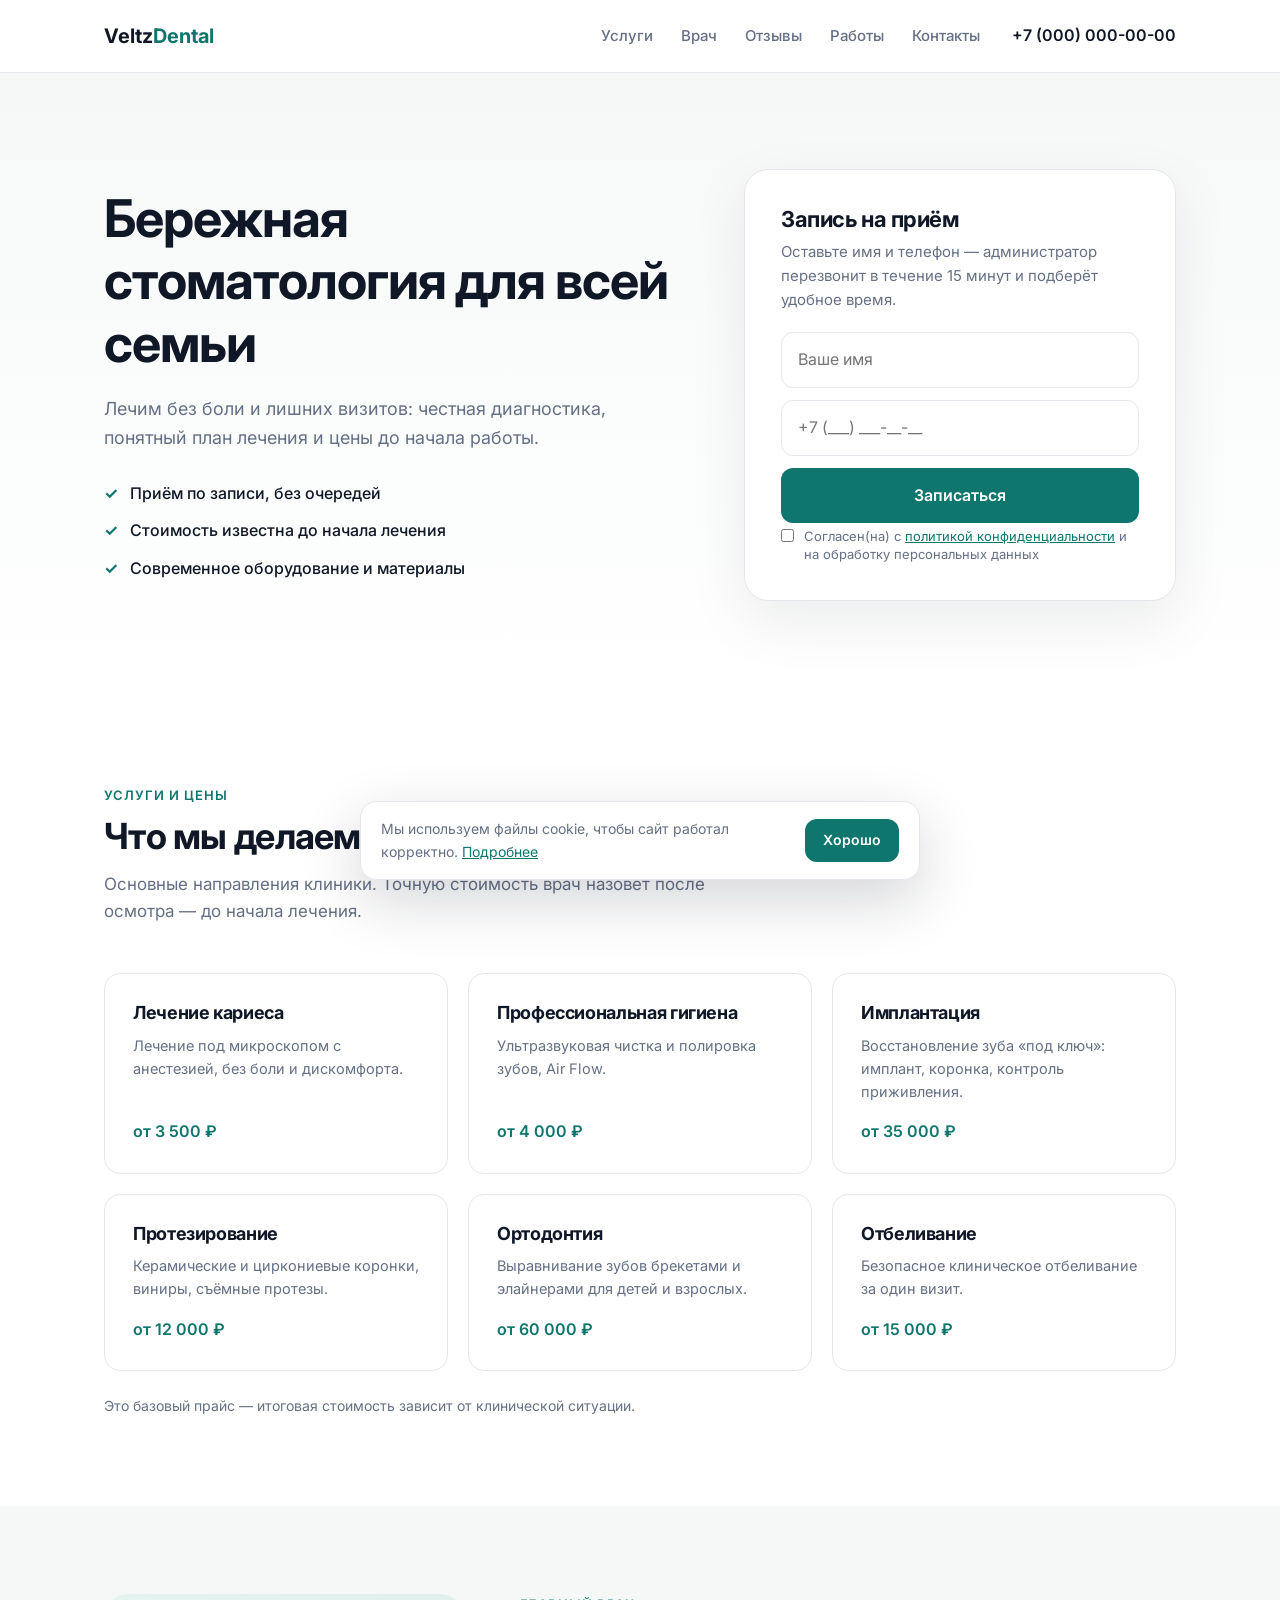
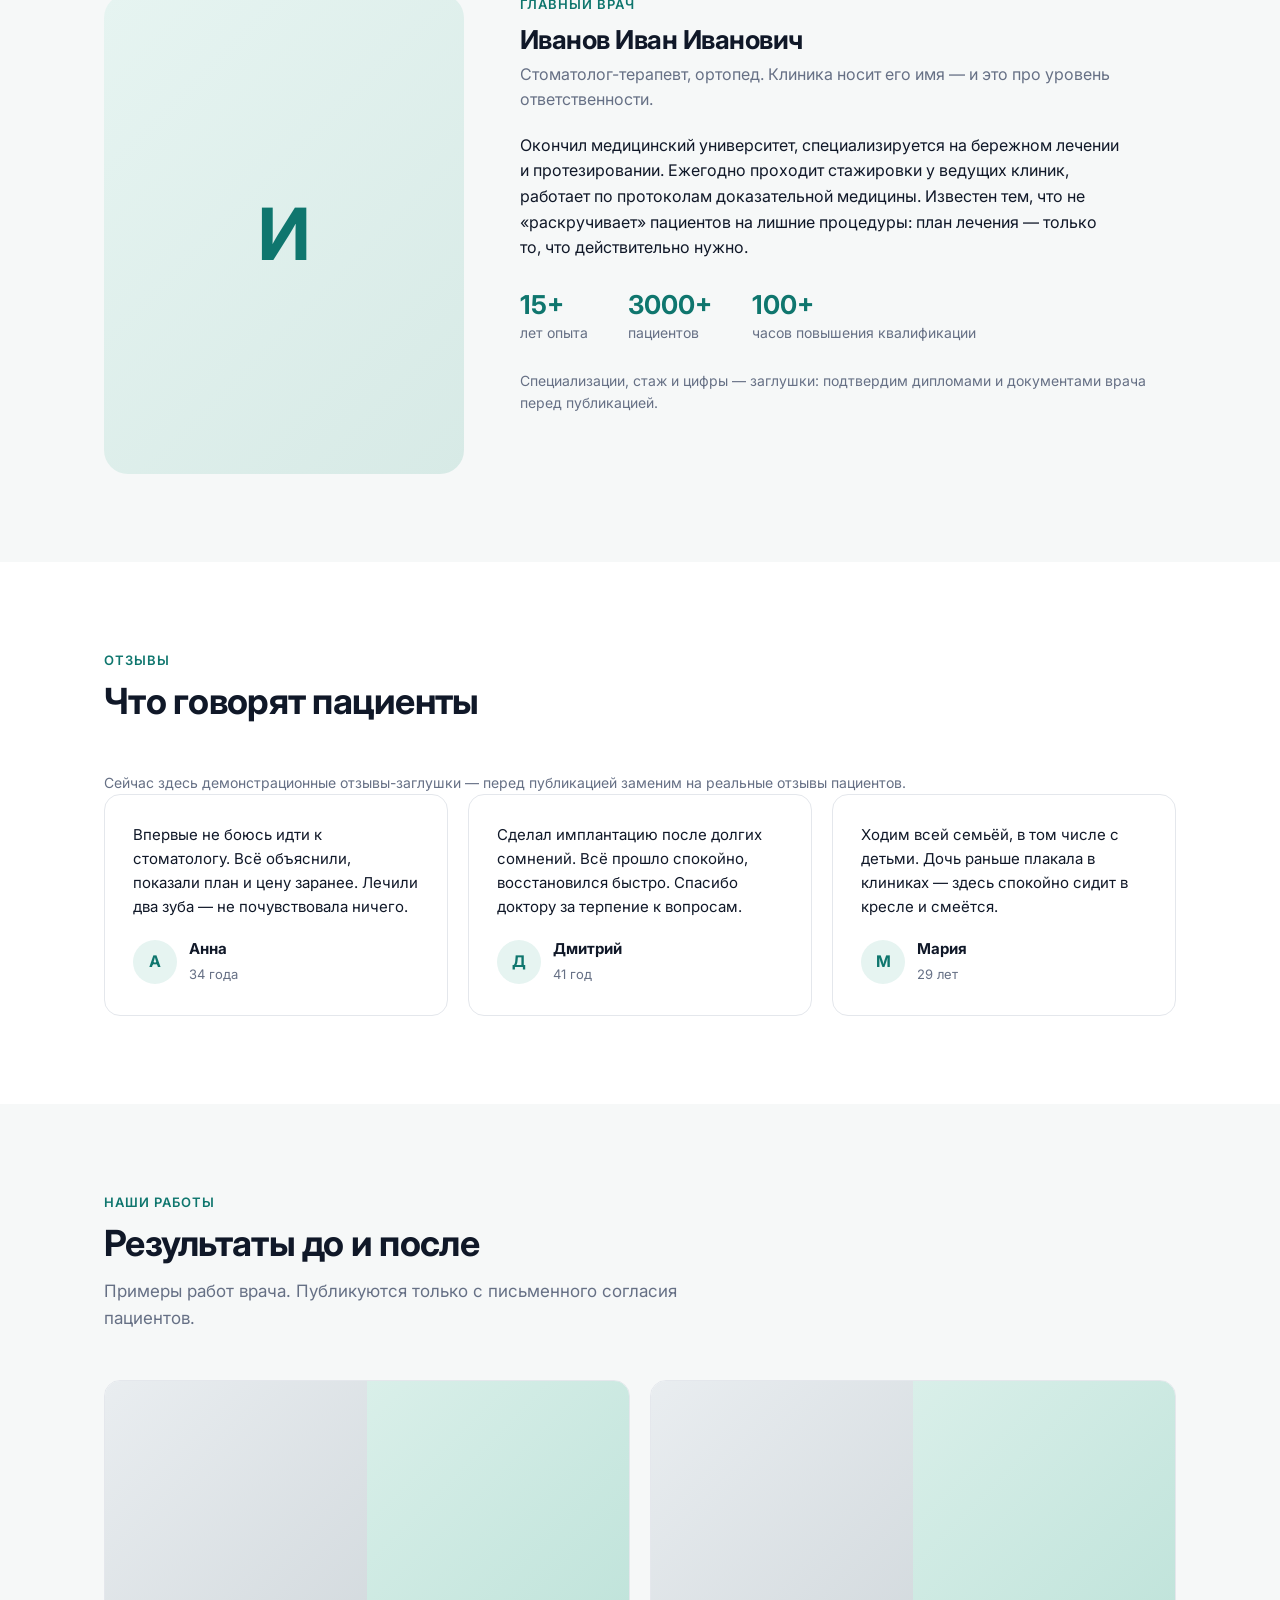
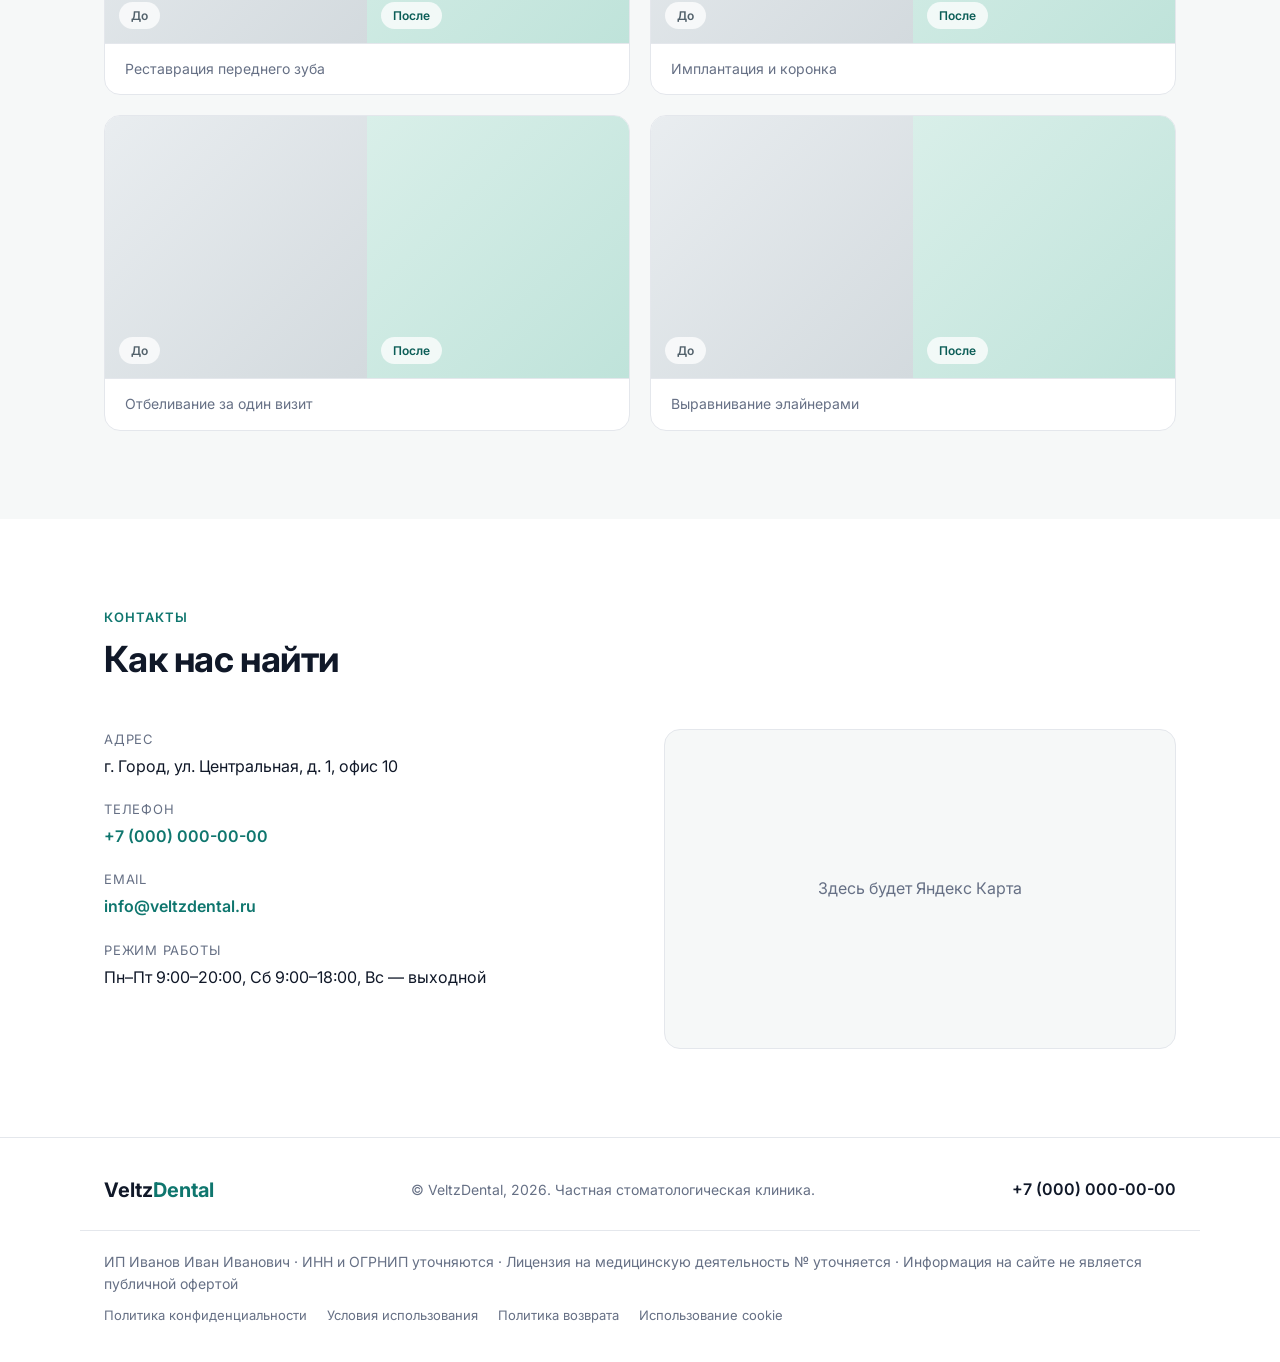
<file: index.html>
<!DOCTYPE html>
<html lang="ru">
<head>
  <meta charset="UTF-8">
  <meta name="viewport" content="width=device-width, initial-scale=1.0">
  <title>VeltzDental — бережная стоматология | Запись на приём</title>
  <meta name="description" content="Частная стоматология VeltzDental: лечение без боли, имплантация, гигиена, отбеливание. Оставьте заявку — администратор перезвонит в течение 15 минут.">
  <link rel="icon" href="data:image/svg+xml,<svg xmlns='http://www.w3.org/2000/svg' viewBox='0 0 64 64'><circle cx='32' cy='32' r='32' fill='%230f766e'/><text x='32' y='43' font-family='Arial' font-size='32' font-weight='bold' fill='white' text-anchor='middle'>V</text></svg>">
  <link rel="preconnect" href="https://fonts.googleapis.com">
  <link rel="preconnect" href="https://fonts.gstatic.com" crossorigin>
  <link href="https://fonts.googleapis.com/css2?family=Inter:wght@400;500;600;700&display=swap" rel="stylesheet">
  <link rel="stylesheet" href="styles.css">
</head>
<body>

  <header class="header">
    <div class="container header-inner">
      <a class="logo" href="#hero">Veltz<span>Dental</span></a>
      <nav class="nav" id="nav">
        <a href="#services">Услуги</a>
        <a href="#doctor">Врач</a>
        <a href="#reviews">Отзывы</a>
        <a href="#works">Работы</a>
        <a href="#contacts">Контакты</a>
      </nav>
      <a class="header-phone" href="tel:+70000000000">+7 (000) 000-00-00</a>
      <button class="burger" id="burger" type="button" aria-label="Открыть меню" aria-expanded="false">
        <span></span><span></span><span></span>
      </button>
    </div>
  </header>

  <main>

    <section class="hero" id="hero">
      <div class="container hero-inner">
        <div class="hero-text">
          <h1>Бережная стоматология для всей семьи</h1>
          <p class="hero-sub">Лечим без боли и лишних визитов: честная диагностика, понятный план лечения и цены до начала работы.</p>
          <ul class="hero-points">
            <li>Приём по записи, без очередей</li>
            <li>Стоимость известна до начала лечения</li>
            <li>Современное оборудование и материалы</li>
          </ul>
        </div>
        <div class="form-card">
          <h2>Запись на приём</h2>
          <p>Оставьте имя и телефон — администратор перезвонит в течение 15 минут и подберёт удобное время.</p>
          <form id="appointment-form" method="POST">
            <input type="hidden" name="_subject" value="Заявка с сайта VeltzDental">
            <input type="text" name="_gotcha" class="hidden-field" tabindex="-1" autocomplete="off">
            <input type="text" name="name" placeholder="Ваше имя" autocomplete="name" required>
            <input type="tel" name="phone" placeholder="+7 (___) ___-__-__" autocomplete="tel" required>
            <button class="btn" type="submit">Записаться</button>
            <label class="consent">
              <input type="checkbox" name="consent" required>
              <span>Согласен(на) с <a href="privacy.html" target="_blank" rel="noopener">политикой конфиденциальности</a> и на обработку персональных данных</span>
            </label>
          </form>
          <div class="form-status" id="form-status" role="status"></div>
        </div>
      </div>
    </section>

    <section class="section" id="services">
      <div class="container">
        <div class="section-head">
          <span class="eyebrow">Услуги и цены</span>
          <h2>Что мы делаем</h2>
          <p>Основные направления клиники. Точную стоимость врач назовёт после осмотра — до начала лечения.</p>
        </div>
        <div class="services-grid">
          <article class="service-card">
            <h3>Лечение кариеса</h3>
            <p>Лечение под микроскопом с анестезией, без боли и дискомфорта.</p>
            <div class="service-price">от 3 500 ₽</div>
          </article>
          <article class="service-card">
            <h3>Профессиональная гигиена</h3>
            <p>Ультразвуковая чистка и полировка зубов, Air Flow.</p>
            <div class="service-price">от 4 000 ₽</div>
          </article>
          <article class="service-card">
            <h3>Имплантация</h3>
            <p>Восстановление зуба «под ключ»: имплант, коронка, контроль приживления.</p>
            <div class="service-price">от 35 000 ₽</div>
          </article>
          <article class="service-card">
            <h3>Протезирование</h3>
            <p>Керамические и циркониевые коронки, виниры, съёмные протезы.</p>
            <div class="service-price">от 12 000 ₽</div>
          </article>
          <article class="service-card">
            <h3>Ортодонтия</h3>
            <p>Выравнивание зубов брекетами и элайнерами для детей и взрослых.</p>
            <div class="service-price">от 60 000 ₽</div>
          </article>
          <article class="service-card">
            <h3>Отбеливание</h3>
            <p>Безопасное клиническое отбеливание за один визит.</p>
            <div class="service-price">от 15 000 ₽</div>
          </article>
        </div>
        <p class="services-note">Это базовый прайс — итоговая стоимость зависит от клинической ситуации.</p>
      </div>
    </section>

    <section class="section section-alt" id="doctor">
      <div class="container doctor-grid">
        <div class="doctor-photo" aria-hidden="true">И</div>
        <div>
          <span class="eyebrow">Главный врач</span>
          <h2 class="doctor-name">Иванов Иван Иванович</h2>
          <p class="doctor-role">Стоматолог-терапевт, ортопед. Клиника носит его имя — и это про уровень ответственности.</p>
          <p class="doctor-bio">Окончил медицинский университет, специализируется на бережном лечении и протезировании. Ежегодно проходит стажировки у ведущих клиник, работает по протоколам доказательной медицины. Известен тем, что не «раскручивает» пациентов на лишние процедуры: план лечения — только то, что действительно нужно.</p>
          <div class="doctor-stats">
            <div class="stat"><b>15+</b><span>лет опыта</span></div>
            <div class="stat"><b>3000+</b><span>пациентов</span></div>
            <div class="stat"><b>100+</b><span>часов повышения квалификации</span></div>
          </div>
          <p class="section-note">Специализации, стаж и цифры — заглушки: подтвердим дипломами и документами врача перед публикацией.</p>
        </div>
      </div>
    </section>

    <section class="section" id="reviews">
      <div class="container">
        <div class="section-head">
          <span class="eyebrow">Отзывы</span>
          <h2>Что говорят пациенты</h2>
        </div>
        <p class="section-note">Сейчас здесь демонстрационные отзывы-заглушки — перед публикацией заменим на реальные отзывы пациентов.</p>
        <div class="reviews-grid">
          <article class="review-card">
            <p class="review-text">Впервые не боюсь идти к стоматологу. Всё объяснили, показали план и цену заранее. Лечили два зуба — не почувствовала ничего.</p>
            <div class="review-author">
              <div class="avatar">А</div>
              <div><b>Анна</b><span>34 года</span></div>
            </div>
          </article>
          <article class="review-card">
            <p class="review-text">Сделал имплантацию после долгих сомнений. Всё прошло спокойно, восстановился быстро. Спасибо доктору за терпение к вопросам.</p>
            <div class="review-author">
              <div class="avatar">Д</div>
              <div><b>Дмитрий</b><span>41 год</span></div>
            </div>
          </article>
          <article class="review-card">
            <p class="review-text">Ходим всей семьёй, в том числе с детьми. Дочь раньше плакала в клиниках — здесь спокойно сидит в кресле и смеётся.</p>
            <div class="review-author">
              <div class="avatar">М</div>
              <div><b>Мария</b><span>29 лет</span></div>
            </div>
          </article>
        </div>
      </div>
    </section>

    <section class="section section-alt" id="works">
      <div class="container">
        <div class="section-head">
          <span class="eyebrow">Наши работы</span>
          <h2>Результаты до и после</h2>
          <p>Примеры работ врача. Публикуются только с письменного согласия пациентов.</p>
        </div>
        <div class="works-grid">
          <figure class="work-card">
            <div class="work-photos">
              <div class="work-photo before"><span>До</span></div>
              <div class="work-photo after"><span>После</span></div>
            </div>
            <figcaption>Реставрация переднего зуба</figcaption>
          </figure>
          <figure class="work-card">
            <div class="work-photos">
              <div class="work-photo before"><span>До</span></div>
              <div class="work-photo after"><span>После</span></div>
            </div>
            <figcaption>Имплантация и коронка</figcaption>
          </figure>
          <figure class="work-card">
            <div class="work-photos">
              <div class="work-photo before"><span>До</span></div>
              <div class="work-photo after"><span>После</span></div>
            </div>
            <figcaption>Отбеливание за один визит</figcaption>
          </figure>
          <figure class="work-card">
            <div class="work-photos">
              <div class="work-photo before"><span>До</span></div>
              <div class="work-photo after"><span>После</span></div>
            </div>
            <figcaption>Выравнивание элайнерами</figcaption>
          </figure>
        </div>
      </div>
    </section>

    <section class="section" id="contacts">
      <div class="container">
        <div class="section-head">
          <span class="eyebrow">Контакты</span>
          <h2>Как нас найти</h2>
        </div>
        <div class="contacts-grid">
          <ul class="contact-list">
            <li class="contact-item">
              <span class="contact-label">Адрес</span>
              <span>г. Город, ул. Центральная, д. 1, офис 10</span>
            </li>
            <li class="contact-item">
              <span class="contact-label">Телефон</span>
              <a href="tel:+70000000000">+7 (000) 000-00-00</a>
            </li>
            <li class="contact-item">
              <span class="contact-label">Email</span>
              <a href="mailto:info@veltzdental.ru">info@veltzdental.ru</a>
            </li>
            <li class="contact-item">
              <span class="contact-label">Режим работы</span>
              <span>Пн–Пт 9:00–20:00, Сб 9:00–18:00, Вс — выходной</span>
            </li>
          </ul>
          <div class="map-placeholder">Здесь будет Яндекс Карта</div>
        </div>
      </div>
    </section>

  </main>

  <footer class="footer">
    <div class="container footer-inner">
      <a class="logo" href="#hero">Veltz<span>Dental</span></a>
      <p>© VeltzDental, <span id="year">2026</span>. Частная стоматологическая клиника.</p>
      <a class="header-phone" href="tel:+70000000000">+7 (000) 000-00-00</a>
    </div>
    <div class="container footer-legal">
      <p class="legal-line">ИП Иванов Иван Иванович · ИНН и ОГРНИП уточняются · Лицензия на медицинскую деятельность № уточняется · Информация на сайте не является публичной офертой</p>
      <nav class="legal-links">
        <a href="privacy.html">Политика конфиденциальности</a>
        <a href="terms.html">Условия использования</a>
        <a href="refund.html">Политика возврата</a>
        <a href="cookie-policy.html">Использование cookie</a>
      </nav>
    </div>
  </footer>

  <div class="cookie-banner" id="cookie-banner" hidden>
    <p>Мы используем файлы cookie, чтобы сайт работал корректно. <a href="cookie-policy.html">Подробнее</a></p>
    <button class="btn" id="cookie-accept" type="button">Хорошо</button>
  </div>

  <script src="main.js"></script>
</body>
</html>
</file>
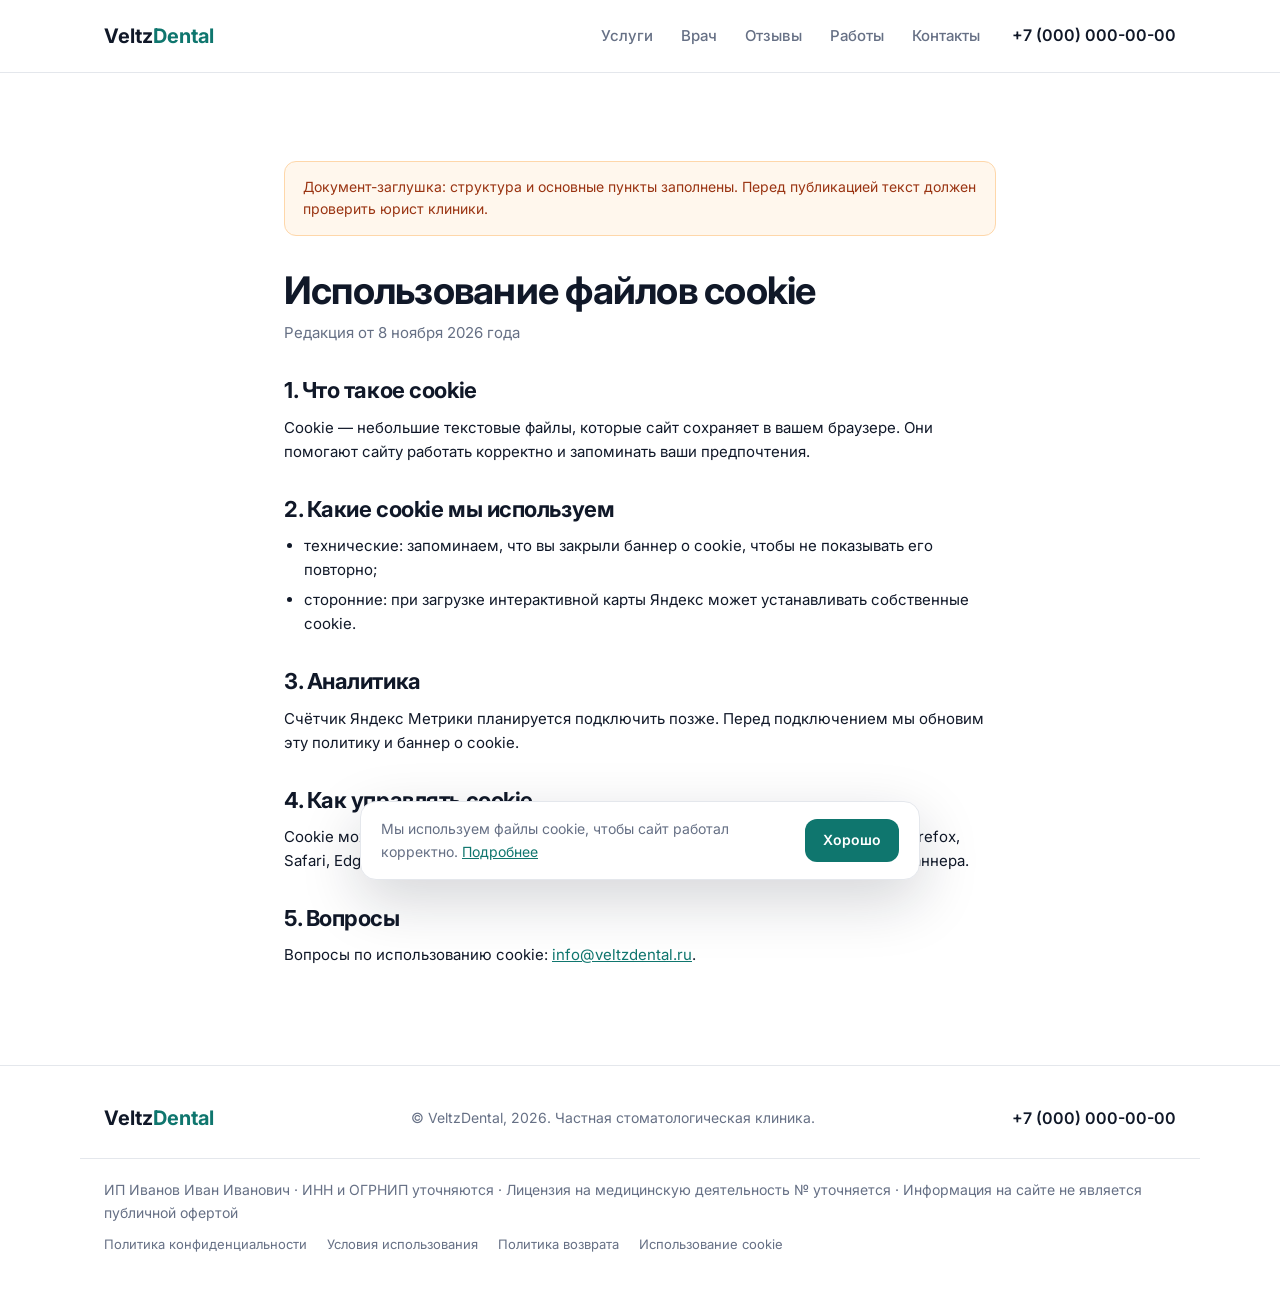
<file: cookie-policy.html>
<!DOCTYPE html>
<html lang="ru">
<head>
  <meta charset="UTF-8">
  <meta name="viewport" content="width=device-width, initial-scale=1.0">
  <title>Использование файлов cookie — VeltzDental</title>
  <meta name="description" content="Как сайт VeltzDental использует файлы cookie и как ими управлять в браузере.">
  <link rel="icon" href="data:image/svg+xml,<svg xmlns='http://www.w3.org/2000/svg' viewBox='0 0 64 64'><circle cx='32' cy='32' r='32' fill='%230f766e'/><text x='32' y='43' font-family='Arial' font-size='32' font-weight='bold' fill='white' text-anchor='middle'>V</text></svg>">
  <link rel="preconnect" href="https://fonts.googleapis.com">
  <link rel="preconnect" href="https://fonts.gstatic.com" crossorigin>
  <link href="https://fonts.googleapis.com/css2?family=Inter:wght@400;500;600;700&display=swap" rel="stylesheet">
  <link rel="stylesheet" href="styles.css">
</head>
<body>

  <header class="header">
    <div class="container header-inner">
      <a class="logo" href="index.html">Veltz<span>Dental</span></a>
      <nav class="nav" id="nav">
        <a href="index.html#services">Услуги</a>
        <a href="index.html#doctor">Врач</a>
        <a href="index.html#reviews">Отзывы</a>
        <a href="index.html#works">Работы</a>
        <a href="index.html#contacts">Контакты</a>
      </nav>
      <a class="header-phone" href="tel:+70000000000">+7 (000) 000-00-00</a>
      <button class="burger" id="burger" type="button" aria-label="Открыть меню" aria-expanded="false">
        <span></span><span></span><span></span>
      </button>
    </div>
  </header>

  <main class="section">
    <div class="container legal-body">
      <div class="legal-banner">Документ-заглушка: структура и основные пункты заполнены. Перед публикацией текст должен проверить юрист клиники.</div>
      <h1>Использование файлов cookie</h1>
      <p class="legal-meta">Редакция от 8 ноября 2026 года</p>

      <h2>1. Что такое cookie</h2>
      <p>Cookie — небольшие текстовые файлы, которые сайт сохраняет в вашем браузере. Они помогают сайту работать корректно и запоминать ваши предпочтения.</p>

      <h2>2. Какие cookie мы используем</h2>
      <ul>
        <li>технические: запоминаем, что вы закрыли баннер о cookie, чтобы не показывать его повторно;</li>
        <li>сторонние: при загрузке интерактивной карты Яндекс может устанавливать собственные cookie.</li>
      </ul>

      <h2>3. Аналитика</h2>
      <p>Счётчик Яндекс Метрики планируется подключить позже. Перед подключением мы обновим эту политику и баннер о cookie.</p>

      <h2>4. Как управлять cookie</h2>
      <p>Cookie можно очистить или заблокировать в настройках вашего браузера (Chrome, Firefox, Safari, Edge). Сайт останется рабочим и без cookie — изменится только поведение баннера.</p>

      <h2>5. Вопросы</h2>
      <p>Вопросы по использованию cookie: <a href="mailto:info@veltzdental.ru">info@veltzdental.ru</a>.</p>
    </div>
  </main>

  <footer class="footer">
    <div class="container footer-inner">
      <a class="logo" href="index.html">Veltz<span>Dental</span></a>
      <p>© VeltzDental, <span id="year">2026</span>. Частная стоматологическая клиника.</p>
      <a class="header-phone" href="tel:+70000000000">+7 (000) 000-00-00</a>
    </div>
    <div class="container footer-legal">
      <p class="legal-line">ИП Иванов Иван Иванович · ИНН и ОГРНИП уточняются · Лицензия на медицинскую деятельность № уточняется · Информация на сайте не является публичной офертой</p>
      <nav class="legal-links">
        <a href="privacy.html">Политика конфиденциальности</a>
        <a href="terms.html">Условия использования</a>
        <a href="refund.html">Политика возврата</a>
        <a href="cookie-policy.html">Использование cookie</a>
      </nav>
    </div>
  </footer>

  <div class="cookie-banner" id="cookie-banner" hidden>
    <p>Мы используем файлы cookie, чтобы сайт работал корректно. <a href="cookie-policy.html">Подробнее</a></p>
    <button class="btn" id="cookie-accept" type="button">Хорошо</button>
  </div>

  <script src="main.js"></script>
</body>
</html>
</file>
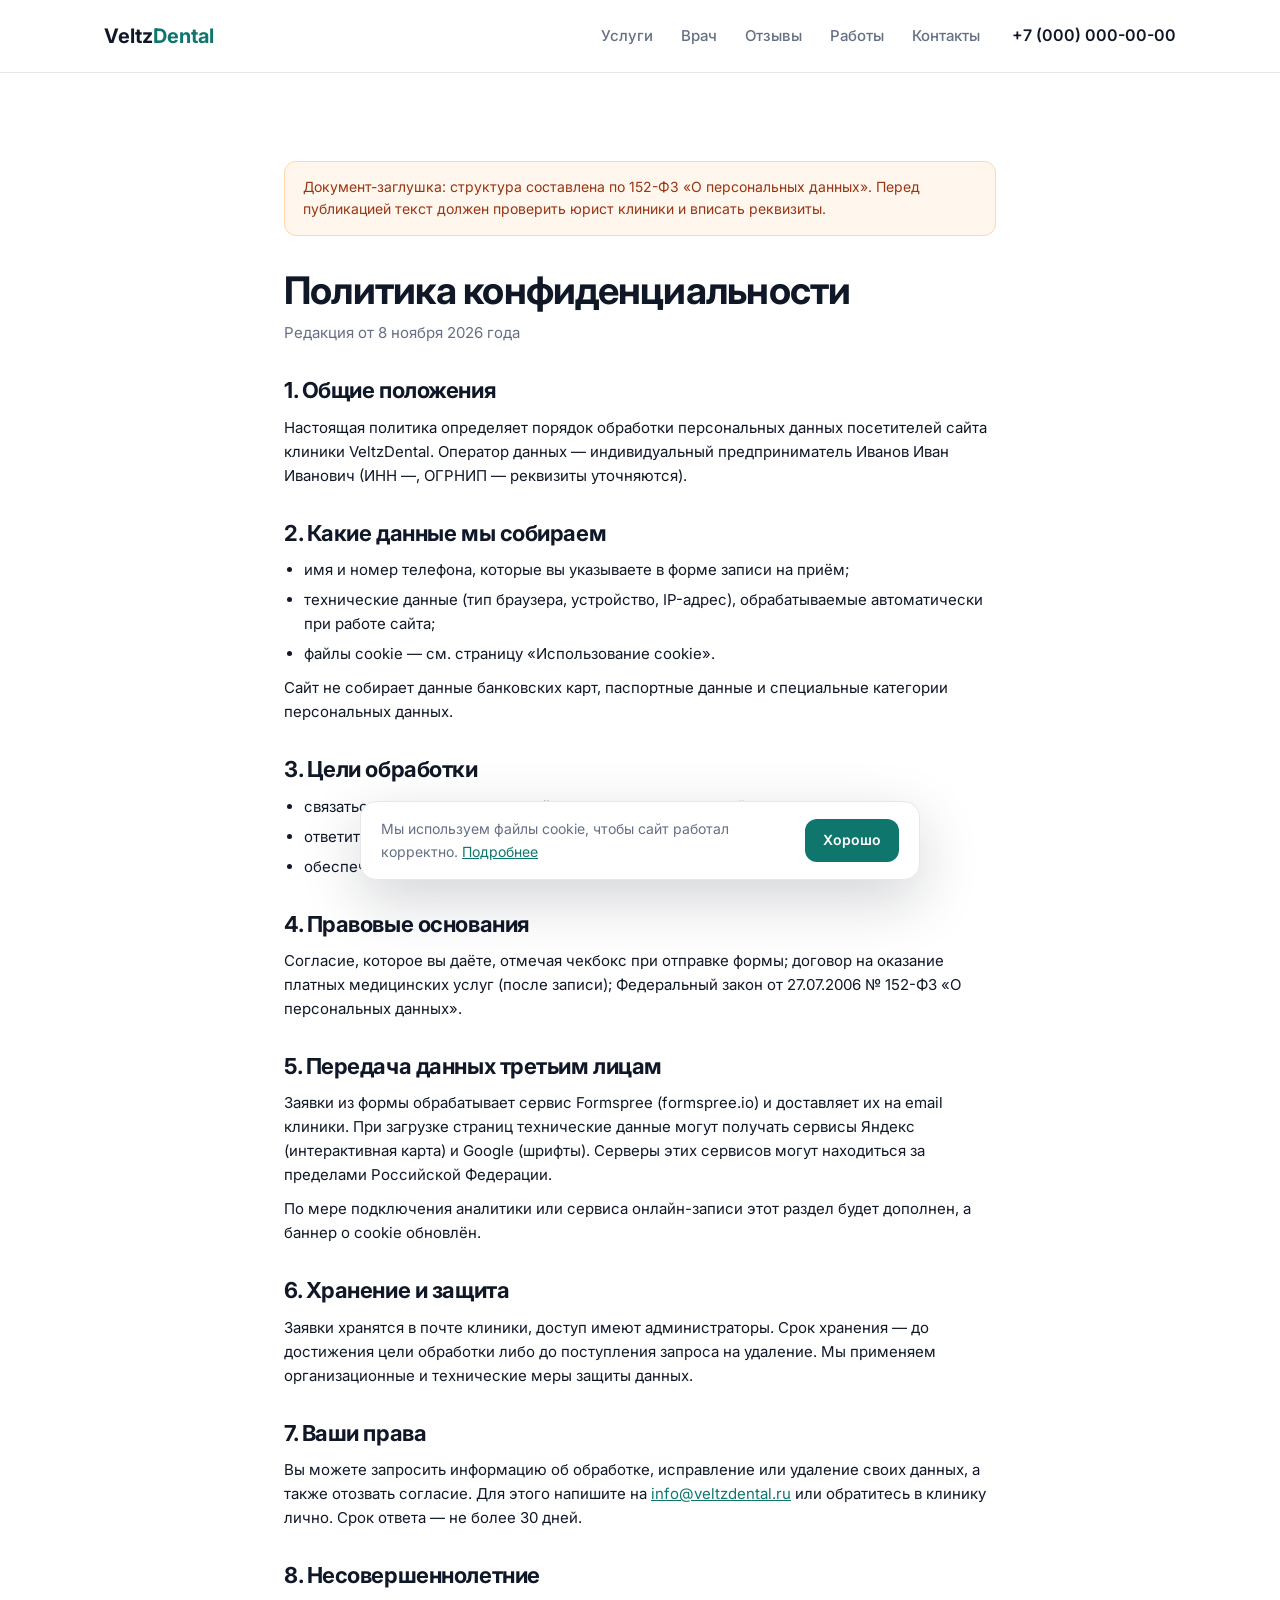
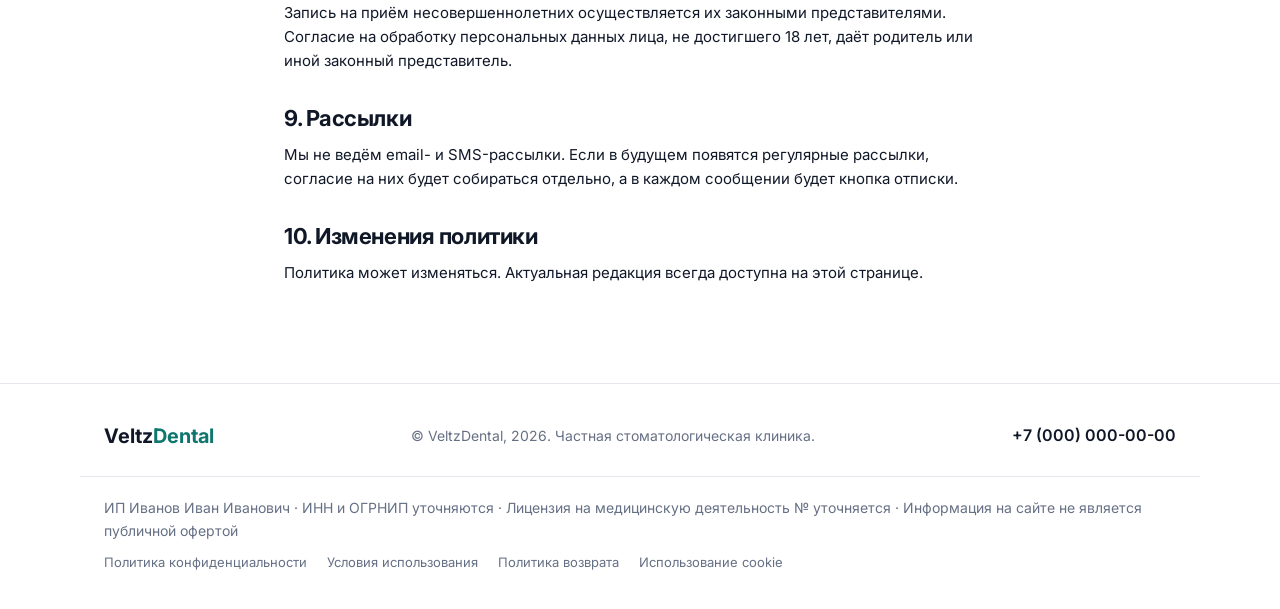
<file: privacy.html>
<!DOCTYPE html>
<html lang="ru">
<head>
  <meta charset="UTF-8">
  <meta name="viewport" content="width=device-width, initial-scale=1.0">
  <title>Политика конфиденциальности — VeltzDental</title>
  <meta name="description" content="Политика конфиденциальности стоматологии VeltzDental: какие данные мы собираем, зачем, как их защищаем и как запросить удаление.">
  <link rel="icon" href="data:image/svg+xml,<svg xmlns='http://www.w3.org/2000/svg' viewBox='0 0 64 64'><circle cx='32' cy='32' r='32' fill='%230f766e'/><text x='32' y='43' font-family='Arial' font-size='32' font-weight='bold' fill='white' text-anchor='middle'>V</text></svg>">
  <link rel="preconnect" href="https://fonts.googleapis.com">
  <link rel="preconnect" href="https://fonts.gstatic.com" crossorigin>
  <link href="https://fonts.googleapis.com/css2?family=Inter:wght@400;500;600;700&display=swap" rel="stylesheet">
  <link rel="stylesheet" href="styles.css">
</head>
<body>

  <header class="header">
    <div class="container header-inner">
      <a class="logo" href="index.html">Veltz<span>Dental</span></a>
      <nav class="nav" id="nav">
        <a href="index.html#services">Услуги</a>
        <a href="index.html#doctor">Врач</a>
        <a href="index.html#reviews">Отзывы</a>
        <a href="index.html#works">Работы</a>
        <a href="index.html#contacts">Контакты</a>
      </nav>
      <a class="header-phone" href="tel:+70000000000">+7 (000) 000-00-00</a>
      <button class="burger" id="burger" type="button" aria-label="Открыть меню" aria-expanded="false">
        <span></span><span></span><span></span>
      </button>
    </div>
  </header>

  <main class="section">
    <div class="container legal-body">
      <div class="legal-banner">Документ-заглушка: структура составлена по 152-ФЗ «О персональных данных». Перед публикацией текст должен проверить юрист клиники и вписать реквизиты.</div>
      <h1>Политика конфиденциальности</h1>
      <p class="legal-meta">Редакция от 8 ноября 2026 года</p>

      <h2>1. Общие положения</h2>
      <p>Настоящая политика определяет порядок обработки персональных данных посетителей сайта клиники VeltzDental. Оператор данных — индивидуальный предприниматель Иванов Иван Иванович (ИНН —, ОГРНИП — реквизиты уточняются).</p>

      <h2>2. Какие данные мы собираем</h2>
      <ul>
        <li>имя и номер телефона, которые вы указываете в форме записи на приём;</li>
        <li>технические данные (тип браузера, устройство, IP-адрес), обрабатываемые автоматически при работе сайта;</li>
        <li>файлы cookie — см. страницу «Использование cookie».</li>
      </ul>
      <p>Сайт не собирает данные банковских карт, паспортные данные и специальные категории персональных данных.</p>

      <h2>3. Цели обработки</h2>
      <ul>
        <li>связаться с вами по оставленной заявке и записать на приём;</li>
        <li>ответить на обращения по email;</li>
        <li>обеспечение корректной работы и безопасности сайта.</li>
      </ul>

      <h2>4. Правовые основания</h2>
      <p>Согласие, которое вы даёте, отмечая чекбокс при отправке формы; договор на оказание платных медицинских услуг (после записи); Федеральный закон от 27.07.2006 № 152-ФЗ «О персональных данных».</p>

      <h2>5. Передача данных третьим лицам</h2>
      <p>Заявки из формы обрабатывает сервис Formspree (formspree.io) и доставляет их на email клиники. При загрузке страниц технические данные могут получать сервисы Яндекс (интерактивная карта) и Google (шрифты). Серверы этих сервисов могут находиться за пределами Российской Федерации.</p>
      <p>По мере подключения аналитики или сервиса онлайн-записи этот раздел будет дополнен, а баннер о cookie обновлён.</p>

      <h2>6. Хранение и защита</h2>
      <p>Заявки хранятся в почте клиники, доступ имеют администраторы. Срок хранения — до достижения цели обработки либо до поступления запроса на удаление. Мы применяем организационные и технические меры защиты данных.</p>

      <h2>7. Ваши права</h2>
      <p>Вы можете запросить информацию об обработке, исправление или удаление своих данных, а также отозвать согласие. Для этого напишите на <a href="mailto:info@veltzdental.ru">info@veltzdental.ru</a> или обратитесь в клинику лично. Срок ответа — не более 30 дней.</p>

      <h2>8. Несовершеннолетние</h2>
      <p>Запись на приём несовершеннолетних осуществляется их законными представителями. Согласие на обработку персональных данных лица, не достигшего 18 лет, даёт родитель или иной законный представитель.</p>

      <h2>9. Рассылки</h2>
      <p>Мы не ведём email- и SMS-рассылки. Если в будущем появятся регулярные рассылки, согласие на них будет собираться отдельно, а в каждом сообщении будет кнопка отписки.</p>

      <h2>10. Изменения политики</h2>
      <p>Политика может изменяться. Актуальная редакция всегда доступна на этой странице.</p>
    </div>
  </main>

  <footer class="footer">
    <div class="container footer-inner">
      <a class="logo" href="index.html">Veltz<span>Dental</span></a>
      <p>© VeltzDental, <span id="year">2026</span>. Частная стоматологическая клиника.</p>
      <a class="header-phone" href="tel:+70000000000">+7 (000) 000-00-00</a>
    </div>
    <div class="container footer-legal">
      <p class="legal-line">ИП Иванов Иван Иванович · ИНН и ОГРНИП уточняются · Лицензия на медицинскую деятельность № уточняется · Информация на сайте не является публичной офертой</p>
      <nav class="legal-links">
        <a href="privacy.html">Политика конфиденциальности</a>
        <a href="terms.html">Условия использования</a>
        <a href="refund.html">Политика возврата</a>
        <a href="cookie-policy.html">Использование cookie</a>
      </nav>
    </div>
  </footer>

  <div class="cookie-banner" id="cookie-banner" hidden>
    <p>Мы используем файлы cookie, чтобы сайт работал корректно. <a href="cookie-policy.html">Подробнее</a></p>
    <button class="btn" id="cookie-accept" type="button">Хорошо</button>
  </div>

  <script src="main.js"></script>
</body>
</html>
</file>
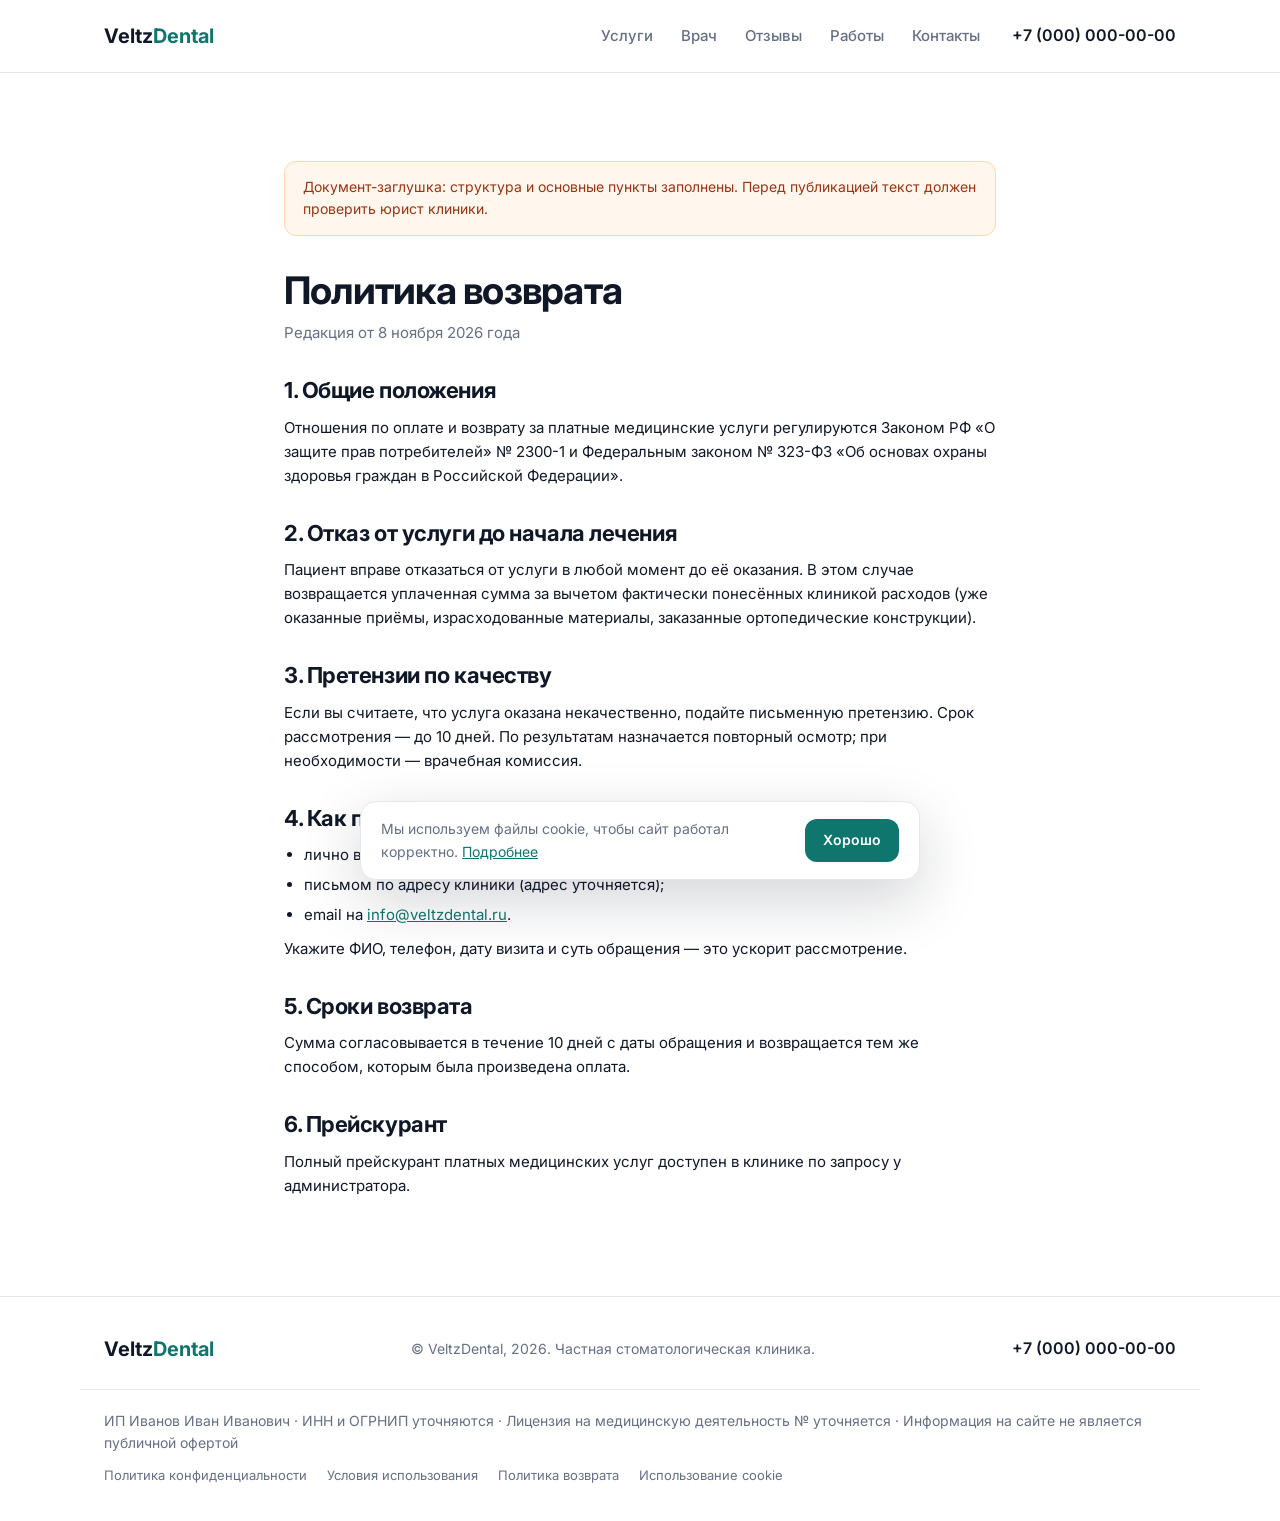
<file: refund.html>
<!DOCTYPE html>
<html lang="ru">
<head>
  <meta charset="UTF-8">
  <meta name="viewport" content="width=device-width, initial-scale=1.0">
  <title>Политика возврата — VeltzDental</title>
  <meta name="description" content="Политика возврата средств клиники VeltzDental: отказ от услуги до лечения, претензии по качеству, сроки возврата.">
  <link rel="icon" href="data:image/svg+xml,<svg xmlns='http://www.w3.org/2000/svg' viewBox='0 0 64 64'><circle cx='32' cy='32' r='32' fill='%230f766e'/><text x='32' y='43' font-family='Arial' font-size='32' font-weight='bold' fill='white' text-anchor='middle'>V</text></svg>">
  <link rel="preconnect" href="https://fonts.googleapis.com">
  <link rel="preconnect" href="https://fonts.gstatic.com" crossorigin>
  <link href="https://fonts.googleapis.com/css2?family=Inter:wght@400;500;600;700&display=swap" rel="stylesheet">
  <link rel="stylesheet" href="styles.css">
</head>
<body>

  <header class="header">
    <div class="container header-inner">
      <a class="logo" href="index.html">Veltz<span>Dental</span></a>
      <nav class="nav" id="nav">
        <a href="index.html#services">Услуги</a>
        <a href="index.html#doctor">Врач</a>
        <a href="index.html#reviews">Отзывы</a>
        <a href="index.html#works">Работы</a>
        <a href="index.html#contacts">Контакты</a>
      </nav>
      <a class="header-phone" href="tel:+70000000000">+7 (000) 000-00-00</a>
      <button class="burger" id="burger" type="button" aria-label="Открыть меню" aria-expanded="false">
        <span></span><span></span><span></span>
      </button>
    </div>
  </header>

  <main class="section">
    <div class="container legal-body">
      <div class="legal-banner">Документ-заглушка: структура и основные пункты заполнены. Перед публикацией текст должен проверить юрист клиники.</div>
      <h1>Политика возврата</h1>
      <p class="legal-meta">Редакция от 8 ноября 2026 года</p>

      <h2>1. Общие положения</h2>
      <p>Отношения по оплате и возврату за платные медицинские услуги регулируются Законом РФ «О защите прав потребителей» № 2300-1 и Федеральным законом № 323-ФЗ «Об основах охраны здоровья граждан в Российской Федерации».</p>

      <h2>2. Отказ от услуги до начала лечения</h2>
      <p>Пациент вправе отказаться от услуги в любой момент до её оказания. В этом случае возвращается уплаченная сумма за вычетом фактически понесённых клиникой расходов (уже оказанные приёмы, израсходованные материалы, заказанные ортопедические конструкции).</p>

      <h2>3. Претензии по качеству</h2>
      <p>Если вы считаете, что услуга оказана некачественно, подайте письменную претензию. Срок рассмотрения — до 10 дней. По результатам назначается повторный осмотр; при необходимости — врачебная комиссия.</p>

      <h2>4. Как подать обращение</h2>
      <ul>
        <li>лично в клинике — администратору, с регистрацией обращения;</li>
        <li>письмом по адресу клиники (адрес уточняется);</li>
        <li>email на <a href="mailto:info@veltzdental.ru">info@veltzdental.ru</a>.</li>
      </ul>
      <p>Укажите ФИО, телефон, дату визита и суть обращения — это ускорит рассмотрение.</p>

      <h2>5. Сроки возврата</h2>
      <p>Сумма согласовывается в течение 10 дней с даты обращения и возвращается тем же способом, которым была произведена оплата.</p>

      <h2>6. Прейскурант</h2>
      <p>Полный прейскурант платных медицинских услуг доступен в клинике по запросу у администратора.</p>
    </div>
  </main>

  <footer class="footer">
    <div class="container footer-inner">
      <a class="logo" href="index.html">Veltz<span>Dental</span></a>
      <p>© VeltzDental, <span id="year">2026</span>. Частная стоматологическая клиника.</p>
      <a class="header-phone" href="tel:+70000000000">+7 (000) 000-00-00</a>
    </div>
    <div class="container footer-legal">
      <p class="legal-line">ИП Иванов Иван Иванович · ИНН и ОГРНИП уточняются · Лицензия на медицинскую деятельность № уточняется · Информация на сайте не является публичной офертой</p>
      <nav class="legal-links">
        <a href="privacy.html">Политика конфиденциальности</a>
        <a href="terms.html">Условия использования</a>
        <a href="refund.html">Политика возврата</a>
        <a href="cookie-policy.html">Использование cookie</a>
      </nav>
    </div>
  </footer>

  <div class="cookie-banner" id="cookie-banner" hidden>
    <p>Мы используем файлы cookie, чтобы сайт работал корректно. <a href="cookie-policy.html">Подробнее</a></p>
    <button class="btn" id="cookie-accept" type="button">Хорошо</button>
  </div>

  <script src="main.js"></script>
</body>
</html>
</file>
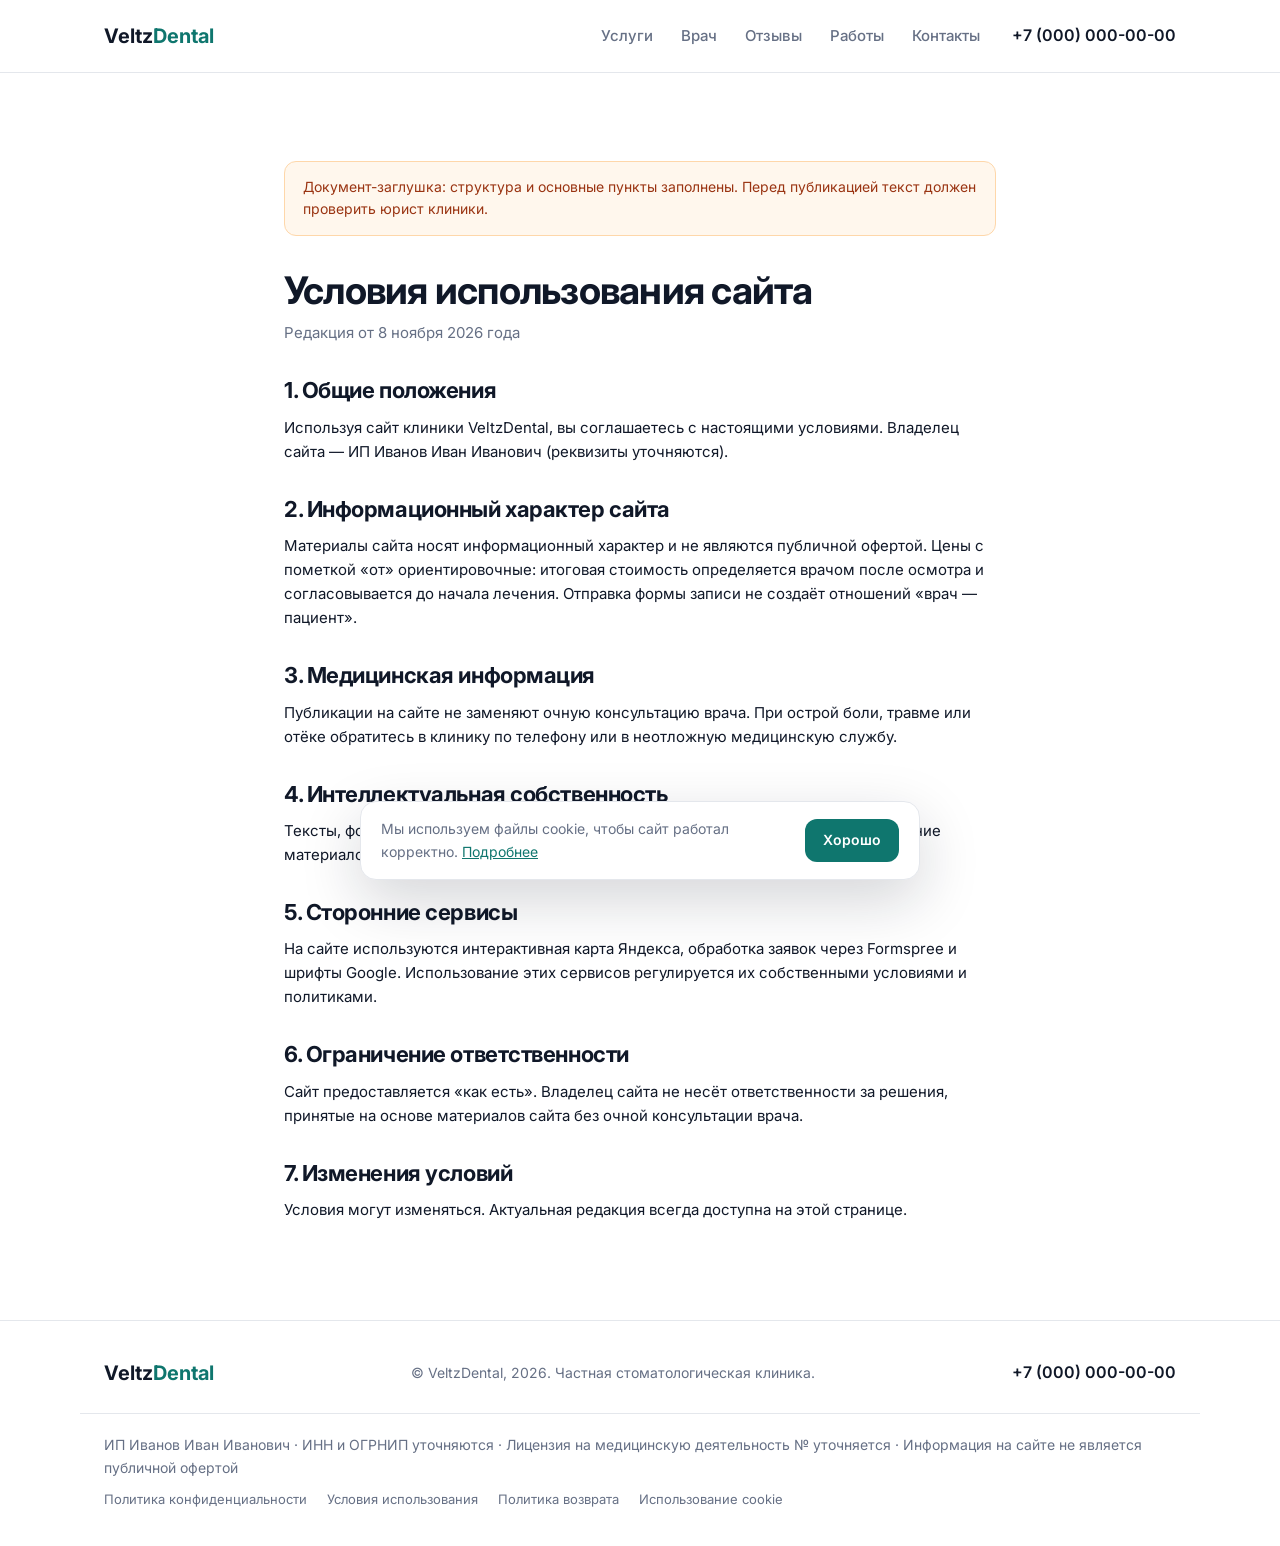
<file: terms.html>
<!DOCTYPE html>
<html lang="ru">
<head>
  <meta charset="UTF-8">
  <meta name="viewport" content="width=device-width, initial-scale=1.0">
  <title>Условия использования сайта — VeltzDental</title>
  <meta name="description" content="Условия использования сайта стоматологии VeltzDental: информационный характер материалов, порядок и цены.">
  <link rel="icon" href="data:image/svg+xml,<svg xmlns='http://www.w3.org/2000/svg' viewBox='0 0 64 64'><circle cx='32' cy='32' r='32' fill='%230f766e'/><text x='32' y='43' font-family='Arial' font-size='32' font-weight='bold' fill='white' text-anchor='middle'>V</text></svg>">
  <link rel="preconnect" href="https://fonts.googleapis.com">
  <link rel="preconnect" href="https://fonts.gstatic.com" crossorigin>
  <link href="https://fonts.googleapis.com/css2?family=Inter:wght@400;500;600;700&display=swap" rel="stylesheet">
  <link rel="stylesheet" href="styles.css">
</head>
<body>

  <header class="header">
    <div class="container header-inner">
      <a class="logo" href="index.html">Veltz<span>Dental</span></a>
      <nav class="nav" id="nav">
        <a href="index.html#services">Услуги</a>
        <a href="index.html#doctor">Врач</a>
        <a href="index.html#reviews">Отзывы</a>
        <a href="index.html#works">Работы</a>
        <a href="index.html#contacts">Контакты</a>
      </nav>
      <a class="header-phone" href="tel:+70000000000">+7 (000) 000-00-00</a>
      <button class="burger" id="burger" type="button" aria-label="Открыть меню" aria-expanded="false">
        <span></span><span></span><span></span>
      </button>
    </div>
  </header>

  <main class="section">
    <div class="container legal-body">
      <div class="legal-banner">Документ-заглушка: структура и основные пункты заполнены. Перед публикацией текст должен проверить юрист клиники.</div>
      <h1>Условия использования сайта</h1>
      <p class="legal-meta">Редакция от 8 ноября 2026 года</p>

      <h2>1. Общие положения</h2>
      <p>Используя сайт клиники VeltzDental, вы соглашаетесь с настоящими условиями. Владелец сайта — ИП Иванов Иван Иванович (реквизиты уточняются).</p>

      <h2>2. Информационный характер сайта</h2>
      <p>Материалы сайта носят информационный характер и не являются публичной офертой. Цены с пометкой «от» ориентировочные: итоговая стоимость определяется врачом после осмотра и согласовывается до начала лечения. Отправка формы записи не создаёт отношений «врач — пациент».</p>

      <h2>3. Медицинская информация</h2>
      <p>Публикации на сайте не заменяют очную консультацию врача. При острой боли, травме или отёке обратитесь в клинику по телефону или в неотложную медицинскую службу.</p>

      <h2>4. Интеллектуальная собственность</h2>
      <p>Тексты, фотографии и оформление сайта принадлежат владельцу клиники. Копирование материалов для некоммерческих целей допускается с указанием источника.</p>

      <h2>5. Сторонние сервисы</h2>
      <p>На сайте используются интерактивная карта Яндекса, обработка заявок через Formspree и шрифты Google. Использование этих сервисов регулируется их собственными условиями и политиками.</p>

      <h2>6. Ограничение ответственности</h2>
      <p>Сайт предоставляется «как есть». Владелец сайта не несёт ответственности за решения, принятые на основе материалов сайта без очной консультации врача.</p>

      <h2>7. Изменения условий</h2>
      <p>Условия могут изменяться. Актуальная редакция всегда доступна на этой странице.</p>
    </div>
  </main>

  <footer class="footer">
    <div class="container footer-inner">
      <a class="logo" href="index.html">Veltz<span>Dental</span></a>
      <p>© VeltzDental, <span id="year">2026</span>. Частная стоматологическая клиника.</p>
      <a class="header-phone" href="tel:+70000000000">+7 (000) 000-00-00</a>
    </div>
    <div class="container footer-legal">
      <p class="legal-line">ИП Иванов Иван Иванович · ИНН и ОГРНИП уточняются · Лицензия на медицинскую деятельность № уточняется · Информация на сайте не является публичной офертой</p>
      <nav class="legal-links">
        <a href="privacy.html">Политика конфиденциальности</a>
        <a href="terms.html">Условия использования</a>
        <a href="refund.html">Политика возврата</a>
        <a href="cookie-policy.html">Использование cookie</a>
      </nav>
    </div>
  </footer>

  <div class="cookie-banner" id="cookie-banner" hidden>
    <p>Мы используем файлы cookie, чтобы сайт работал корректно. <a href="cookie-policy.html">Подробнее</a></p>
    <button class="btn" id="cookie-accept" type="button">Хорошо</button>
  </div>

  <script src="main.js"></script>
</body>
</html>
</file>
<file: styles.css>
:root {
  --bg: #ffffff;
  --bg-soft: #f6f8f8;
  --text: #101828;
  --muted: #667085;
  --accent: #0f766e;
  --accent-dark: #0b5d57;
  --accent-soft: #e6f4f1;
  --border: #e4e7ec;
  --success: #15803d;
  --error: #b91c1c;
  --radius: 16px;
}

* {
  box-sizing: border-box;
  margin: 0;
  padding: 0;
}

html {
  scroll-behavior: smooth;
  scroll-padding-top: 88px;
}

body {
  font-family:
    "Inter",
    system-ui,
    -apple-system,
    "Segoe UI",
    Roboto,
    Arial,
    sans-serif;
  font-size: 16px;
  line-height: 1.6;
  color: var(--text);
  background: var(--bg);
  -webkit-font-smoothing: antialiased;
}

h1,
h2,
h3 {
  line-height: 1.2;
  font-weight: 700;
  letter-spacing: -0.02em;
}

a {
  color: var(--accent);
}

.container {
  max-width: 1120px;
  margin: 0 auto;
  padding: 0 24px;
}

.header {
  position: sticky;
  top: 0;
  z-index: 50;
  background: rgba(255, 255, 255, 0.88);
  backdrop-filter: blur(12px);
  border-bottom: 1px solid var(--border);
}

.header-inner {
  display: flex;
  align-items: center;
  gap: 32px;
  height: 72px;
}

.logo {
  font-weight: 700;
  font-size: 20px;
  text-decoration: none;
  color: var(--text);
  white-space: nowrap;
}

.logo span {
  color: var(--accent);
}

.nav {
  display: flex;
  gap: 28px;
  margin-left: auto;
}

.nav a {
  text-decoration: none;
  color: var(--muted);
  font-size: 15px;
  font-weight: 500;
  transition: color 0.2s;
}

.nav a:hover {
  color: var(--accent);
}

.header-phone {
  font-weight: 600;
  font-size: 16px;
  color: var(--text);
  text-decoration: none;
  white-space: nowrap;
  transition: color 0.2s;
}

.header-phone:hover {
  color: var(--accent);
}

.burger {
  display: none;
  flex-direction: column;
  align-items: center;
  justify-content: center;
  gap: 5px;
  width: 42px;
  height: 42px;
  border: 1px solid var(--border);
  border-radius: 10px;
  background: var(--bg);
  cursor: pointer;
}

.burger span {
  width: 18px;
  height: 2px;
  border-radius: 2px;
  background: var(--text);
}

.hero {
  padding: 96px 0;
  background: linear-gradient(180deg, var(--bg-soft), var(--bg));
}

.hero-inner {
  display: grid;
  grid-template-columns: 1.15fr 0.85fr;
  gap: 56px;
  align-items: center;
}

.hero h1 {
  font-size: clamp(34px, 5vw, 52px);
  margin-bottom: 20px;
}

.hero-sub {
  font-size: 18px;
  color: var(--muted);
  max-width: 46ch;
  margin-bottom: 28px;
}

.hero-points {
  list-style: none;
  display: grid;
  gap: 12px;
}

.hero-points li {
  display: flex;
  align-items: baseline;
  gap: 12px;
  font-weight: 500;
}

.hero-points li::before {
  content: "✓";
  color: var(--accent);
  font-weight: 700;
  flex-shrink: 0;
}

.form-card {
  background: var(--bg);
  border: 1px solid var(--border);
  border-radius: 24px;
  padding: 36px;
  box-shadow: 0 20px 60px rgba(16, 24, 40, 0.08);
}

.form-card h2 {
  font-size: 22px;
  margin-bottom: 8px;
}

.form-card > p {
  color: var(--muted);
  font-size: 15px;
  margin-bottom: 20px;
}

.form-card input[type="text"],
.form-card input[type="tel"] {
  width: 100%;
  padding: 14px 16px;
  border: 1px solid var(--border);
  border-radius: 12px;
  font: inherit;
  color: var(--text);
  margin-bottom: 12px;
  transition:
    border-color 0.2s,
    box-shadow 0.2s;
}

.form-card input:focus {
  outline: none;
  border-color: var(--accent);
  box-shadow: 0 0 0 3px var(--accent-soft);
}

.btn {
  width: 100%;
  padding: 15px;
  background: var(--accent);
  color: #fff;
  border: none;
  border-radius: 12px;
  font: inherit;
  font-size: 16px;
  font-weight: 600;
  cursor: pointer;
  transition: background 0.2s;
}

.btn:hover {
  background: var(--accent-dark);
}

.btn:disabled {
  opacity: 0.6;
  cursor: default;
}

.form-note {
  font-size: 12px;
  color: var(--muted);
  margin-top: 14px;
  line-height: 1.4;
}

.form-status {
  display: none;
  margin-top: 14px;
  font-size: 14px;
  font-weight: 500;
}

.form-status.is-success {
  display: block;
  color: var(--success);
}

.form-status.is-error {
  display: block;
  color: var(--error);
}

.section {
  padding: 88px 0;
}

.section-alt {
  background: var(--bg-soft);
}

.section-head {
  max-width: 640px;
  margin-bottom: 48px;
}

.section-head h2 {
  font-size: clamp(26px, 3.5vw, 36px);
  margin-bottom: 12px;
}

.section-head p {
  color: var(--muted);
  font-size: 17px;
}

.eyebrow {
  display: block;
  text-transform: uppercase;
  letter-spacing: 0.08em;
  font-size: 13px;
  font-weight: 600;
  color: var(--accent);
  margin-bottom: 10px;
}

.services-grid {
  display: grid;
  grid-template-columns: repeat(3, 1fr);
  gap: 20px;
}

.service-card {
  display: flex;
  flex-direction: column;
  gap: 10px;
  background: var(--bg);
  border: 1px solid var(--border);
  border-radius: var(--radius);
  padding: 28px;
  transition:
    border-color 0.2s,
    transform 0.2s;
}

.service-card:hover {
  border-color: var(--accent);
  transform: translateY(-2px);
}

.service-card h3 {
  font-size: 18px;
}

.service-card p {
  color: var(--muted);
  font-size: 14.5px;
  flex: 1;
}

.service-price {
  font-weight: 600;
  color: var(--accent);
  margin-top: 6px;
}

.services-note {
  margin-top: 24px;
  color: var(--muted);
  font-size: 14px;
}

.doctor-grid {
  display: grid;
  grid-template-columns: 360px 1fr;
  gap: 56px;
  align-items: start;
}

.doctor-photo {
  aspect-ratio: 3 / 4;
  border-radius: 24px;
  background: linear-gradient(135deg, var(--accent-soft), #d7eae6);
  display: flex;
  align-items: center;
  justify-content: center;
  font-size: 72px;
  font-weight: 700;
  color: var(--accent);
}

.doctor-name {
  font-size: 26px;
  margin-bottom: 6px;
}

.doctor-role {
  color: var(--muted);
  margin-bottom: 20px;
}

.doctor-bio {
  max-width: 60ch;
  margin-bottom: 28px;
}

.doctor-stats {
  display: flex;
  gap: 40px;
  flex-wrap: wrap;
}

.stat b {
  display: block;
  font-size: 26px;
  color: var(--accent);
  line-height: 1.2;
}

.stat span {
  color: var(--muted);
  font-size: 14px;
}

.reviews-grid {
  display: grid;
  grid-template-columns: repeat(3, 1fr);
  gap: 20px;
}

.review-card {
  background: var(--bg);
  border: 1px solid var(--border);
  border-radius: var(--radius);
  padding: 28px;
}

.review-text {
  font-size: 15px;
  margin-bottom: 18px;
}

.review-author {
  display: flex;
  align-items: center;
  gap: 12px;
}

.avatar {
  width: 44px;
  height: 44px;
  border-radius: 50%;
  background: var(--accent-soft);
  color: var(--accent);
  display: flex;
  align-items: center;
  justify-content: center;
  font-weight: 700;
  flex-shrink: 0;
}

.review-author b {
  display: block;
  font-size: 15px;
}

.review-author span {
  color: var(--muted);
  font-size: 13px;
}

.works-grid {
  display: grid;
  grid-template-columns: repeat(2, 1fr);
  gap: 20px;
}

.work-card {
  background: var(--bg);
  border: 1px solid var(--border);
  border-radius: var(--radius);
  overflow: hidden;
}

.work-photos {
  display: grid;
  grid-template-columns: 1fr 1fr;
  aspect-ratio: 2 / 1;
}

.work-photo {
  display: flex;
  align-items: flex-end;
  padding: 14px;
}

.work-photo span {
  background: rgba(255, 255, 255, 0.75);
  padding: 4px 12px;
  border-radius: 999px;
  font-size: 12px;
  font-weight: 600;
}

.work-photo.before {
  background: linear-gradient(135deg, #e9edf0, #d3dade);
}

.work-photo.before span {
  color: #52616b;
}

.work-photo.after {
  background: linear-gradient(135deg, #d9efe9, #bfe3da);
}

.work-photo.after span {
  color: #0b5d57;
}

.work-card figcaption {
  padding: 14px 20px;
  font-size: 14px;
  color: var(--muted);
  border-top: 1px solid var(--border);
}

.contacts-grid {
  display: grid;
  grid-template-columns: 1fr 1fr;
  gap: 48px;
  align-items: start;
}

.contact-list {
  list-style: none;
  display: grid;
  gap: 20px;
}

.contact-label {
  display: block;
  font-size: 13px;
  text-transform: uppercase;
  letter-spacing: 0.06em;
  color: var(--muted);
  margin-bottom: 4px;
}

.contact-item a {
  font-weight: 600;
  text-decoration: none;
}

.contact-item a:hover {
  text-decoration: underline;
}

.map-placeholder {
  min-height: 320px;
  border: 1px solid var(--border);
  border-radius: var(--radius);
  background: var(--bg-soft);
  display: flex;
  align-items: center;
  justify-content: center;
  color: var(--muted);
}

.map-placeholder iframe {
  width: 100%;
  height: 320px;
  border: 0;
  border-radius: var(--radius);
}

.footer {
  border-top: 1px solid var(--border);
  padding: 36px 0;
}

.footer-inner {
  display: flex;
  align-items: center;
  justify-content: space-between;
  gap: 24px;
  flex-wrap: wrap;
}

.footer p {
  color: var(--muted);
  font-size: 14px;
}

.section-note {
  margin-top: 24px;
  font-size: 14px;
  color: var(--muted);
}

.form-card input.hidden-field {
  position: absolute;
  width: 1px;
  height: 1px;
  margin: 0;
  padding: 0;
  border: 0;
  overflow: hidden;
  clip: rect(0 0 0 0);
  opacity: 0;
  pointer-events: none;
}

.consent {
  display: flex;
  align-items: flex-start;
  gap: 10px;
  margin-top: 4px;
  font-size: 13px;
  line-height: 1.4;
  color: var(--muted);
}

.consent input {
  margin-top: 2px;
  accent-color: var(--accent);
  flex-shrink: 0;
}

.cookie-banner {
  position: fixed;
  left: 20px;
  right: 20px;
  bottom: 20px;
  z-index: 100;
  max-width: 560px;
  margin: 0 auto;
  display: flex;
  align-items: center;
  justify-content: space-between;
  gap: 16px;
  background: var(--bg);
  border: 1px solid var(--border);
  border-radius: 16px;
  padding: 16px 20px;
  box-shadow: 0 20px 60px rgba(16, 24, 40, 0.18);
}

.cookie-banner[hidden] {
  display: none;
}

.cookie-banner p {
  font-size: 14px;
  color: var(--muted);
}

.cookie-banner .btn {
  width: auto;
  padding: 10px 18px;
  font-size: 14px;
  flex-shrink: 0;
}

.footer-legal {
  margin-top: 24px;
  padding-top: 20px;
  border-top: 1px solid var(--border);
  display: flex;
  flex-direction: column;
  gap: 10px;
}

.legal-line {
  font-size: 13px;
  color: var(--muted);
}

.legal-links {
  display: flex;
  gap: 20px;
  flex-wrap: wrap;
}

.legal-links a {
  font-size: 13px;
  color: var(--muted);
  text-decoration: none;
  transition: color 0.2s;
}

.legal-links a:hover {
  color: var(--accent);
}

.legal-body {
  max-width: 760px;
}

.legal-body h1 {
  font-size: clamp(28px, 4vw, 38px);
  margin-bottom: 8px;
}

.legal-meta {
  color: var(--muted);
  font-size: 14px;
  margin-bottom: 28px;
}

.legal-banner {
  background: #fff7ed;
  border: 1px solid #fed7aa;
  color: #9a3412;
  padding: 14px 18px;
  border-radius: 12px;
  font-size: 14px;
  margin-bottom: 32px;
}

.legal-body h2 {
  font-size: 22px;
  margin: 32px 0 12px;
}

.legal-body h3 {
  font-size: 18px;
  margin: 24px 0 10px;
}

.legal-body p {
  font-size: 15px;
  margin-bottom: 10px;
}

.legal-body ul {
  padding-left: 20px;
  margin-bottom: 10px;
}

.legal-body li {
  font-size: 15px;
  margin-bottom: 6px;
}

@media (max-width: 960px) {
  .hero {
    padding: 64px 0;
  }

  .hero-inner {
    grid-template-columns: 1fr;
    gap: 40px;
  }

  .services-grid,
  .reviews-grid {
    grid-template-columns: repeat(2, 1fr);
  }

  .doctor-grid {
    grid-template-columns: 1fr;
    gap: 32px;
  }

  .doctor-photo {
    max-width: 360px;
  }

  .contacts-grid {
    grid-template-columns: 1fr;
    gap: 32px;
  }
}

@media (max-width: 720px) {
  .header-inner {
    gap: 16px;
  }

  .header-phone {
    display: none;
  }

  .nav {
    display: none;
    position: absolute;
    top: 72px;
    left: 0;
    right: 0;
    flex-direction: column;
    gap: 18px;
    padding: 24px;
    background: var(--bg);
    border-bottom: 1px solid var(--border);
  }

  .nav.open {
    display: flex;
  }

  .burger {
    display: flex;
    margin-left: auto;
  }

  .section {
    padding: 64px 0;
  }

  .services-grid,
  .reviews-grid,
  .works-grid {
    grid-template-columns: 1fr;
  }

  .form-card {
    padding: 24px;
  }

  .doctor-stats {
    gap: 24px;
  }

  .cookie-banner {
    flex-direction: column;
    align-items: stretch;
  }

  .legal-links {
    flex-direction: column;
    gap: 8px;
  }
}
</file>
